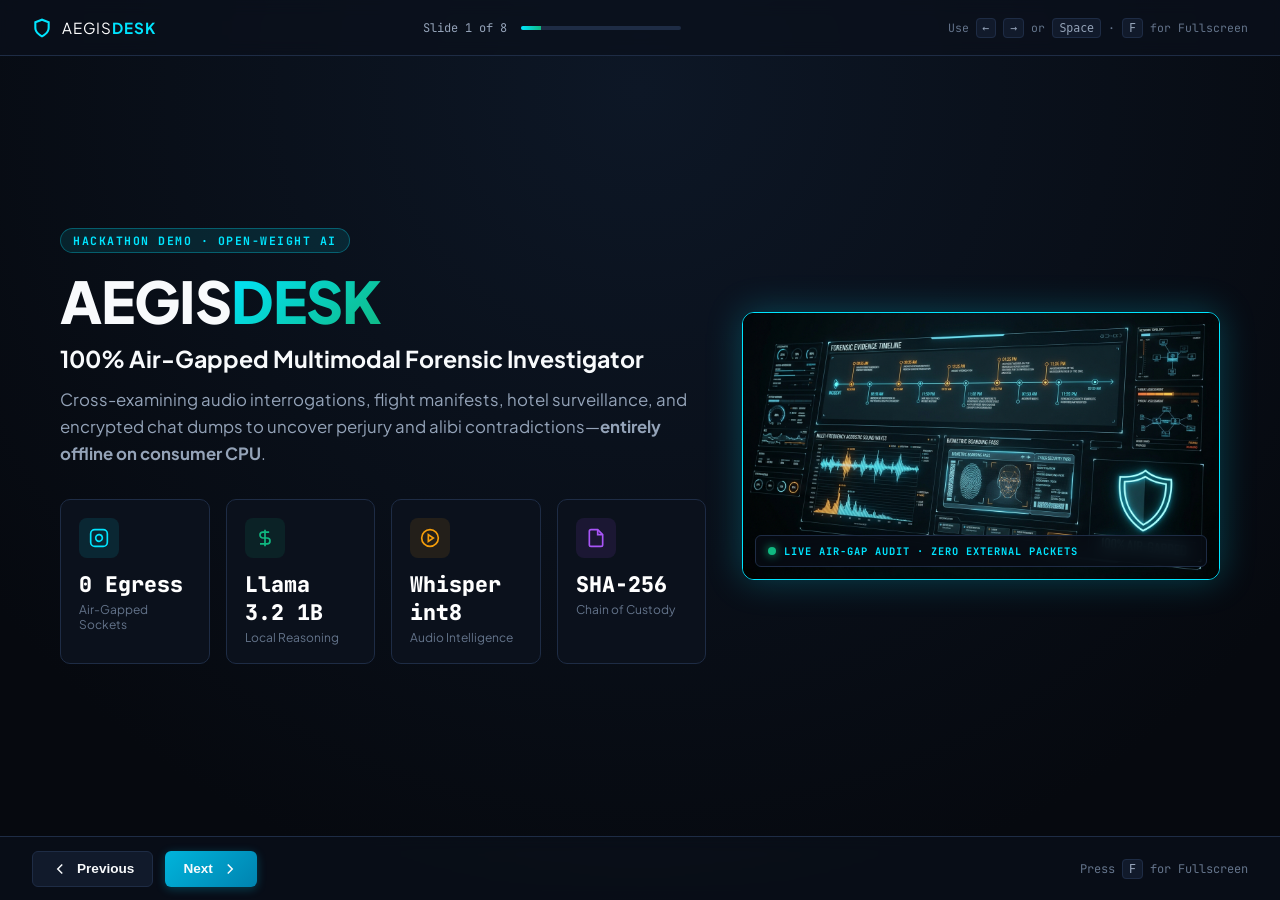
<file: presentation/slides.html>
<!DOCTYPE html>
<html lang="en">
<head>
  <meta charset="UTF-8">
  <meta name="viewport" content="width=device-width, initial-scale=1.0">
  <title>AegisDesk | Hackathon Presentation Deck</title>
  <link rel="stylesheet" href="slides.css">
  <link rel="preconnect" href="https://fonts.googleapis.com">
  <link rel="preconnect" href="https://fonts.gstatic.com" crossorigin>
  <link href="https://fonts.googleapis.com/css2?family=JetBrains+Mono:wght@400;500;700;800&family=Plus+Jakarta+Sans:wght@400;500;600;700;800;900&display=swap" rel="stylesheet">
</head>
<body>
  <!-- Presentation Wrapper -->
  <div class="deck-container">
    
    <!-- Top Presentation Header -->
    <header class="deck-header">
      <div class="deck-logo">
        <svg width="20" height="20" viewBox="0 0 24 24" fill="none" stroke="currentColor" stroke-width="2.5">
          <path d="M12 22s8-4 8-10V5l-8-3-8 3v7c0 6 8 10 8 10z"></path>
        </svg>
        <span>AEGIS<strong>DESK</strong></span>
      </div>
      <div class="deck-progress">
        <span id="slide-indicator">Slide 1 of 8</span>
        <div class="progress-bar-track">
          <div class="progress-bar-fill" id="progress-bar"></div>
        </div>
      </div>
      <div class="deck-controls-hint">
        <span>Use <kbd>←</kbd> <kbd>→</kbd> or <kbd>Space</kbd> · <kbd>F</kbd> for Fullscreen</span>
      </div>
    </header>

    <!-- Slide Canvas -->
    <main class="slide-canvas">
      
      <!-- SLIDE 1: Title & Hero -->
      <section class="slide active" id="slide-1">
        <div class="hero-split-layout">
          <div class="hero-text-col">
            <div class="slide-badge glow-cyan">HACKATHON DEMO · OPEN-WEIGHT AI</div>
            <h1 class="hero-title">
              AEGIS<span class="gradient-cyan">DESK</span>
            </h1>
            <p class="hero-tagline">
              100% Air-Gapped Multimodal Forensic Investigator
            </p>
            <p class="hero-desc">
              Cross-examining audio interrogations, flight manifests, hotel surveillance, and encrypted chat dumps to uncover perjury and alibi contradictions—<strong>entirely offline on consumer CPU</strong>.
            </p>

            <!-- Visual Hero Badges -->
            <div class="hero-stats-grid">
              <div class="stat-card">
                <div class="stat-icon-wrap cyan">
                  <svg width="20" height="20" viewBox="0 0 24 24" fill="none" stroke="currentColor" stroke-width="2">
                    <rect x="2" y="2" width="20" height="20" rx="5" ry="5"></rect>
                    <path d="M16 11.37A4 4 0 1 1 12.63 8 4 4 0 0 1 16 11.37z"></path>
                    <line x1="17.5" y1="6.5" x2="17.51" y2="6.5"></line>
                  </svg>
                </div>
                <div class="stat-value">0 Egress</div>
                <div class="stat-label">Air-Gapped Sockets</div>
              </div>

              <div class="stat-card">
                <div class="stat-icon-wrap emerald">
                  <svg width="20" height="20" viewBox="0 0 24 24" fill="none" stroke="currentColor" stroke-width="2">
                    <path d="M12 2v20M17 5H9.5a3.5 3.5 0 0 0 0 7h5a3.5 3.5 0 0 1 0 7H6"></path>
                  </svg>
                </div>
                <div class="stat-value">Llama 3.2 1B</div>
                <div class="stat-label">Local Reasoning</div>
              </div>

              <div class="stat-card">
                <div class="stat-icon-wrap amber">
                  <svg width="20" height="20" viewBox="0 0 24 24" fill="none" stroke="currentColor" stroke-width="2">
                    <circle cx="12" cy="12" r="10"></circle>
                    <polygon points="10 8 16 12 10 16 10 8"></polygon>
                  </svg>
                </div>
                <div class="stat-value">Whisper int8</div>
                <div class="stat-label">Audio Intelligence</div>
              </div>

              <div class="stat-card">
                <div class="stat-icon-wrap purple">
                  <svg width="20" height="20" viewBox="0 0 24 24" fill="none" stroke="currentColor" stroke-width="2">
                    <path d="M14 2H6a2 2 0 0 0-2 2v16a2 2 0 0 0 2 2h12a2 2 0 0 0 2-2V8z"></path>
                    <polyline points="14 2 14 8 20 8"></polyline>
                  </svg>
                </div>
                <div class="stat-value">SHA-256</div>
                <div class="stat-label">Chain of Custody</div>
              </div>
            </div>
          </div>

          <div class="hero-image-col">
            <div class="hero-image-frame">
              <img src="assets/hero_forensics.jpg" alt="AegisDesk Command HUD" class="hero-img">
              <div class="hero-image-tag">
                <span class="pulsing-dot"></span>
                <span>LIVE AIR-GAP AUDIT · ZERO EXTERNAL PACKETS</span>
              </div>
            </div>
          </div>
        </div>
      </section>

      <!-- SLIDE 2: The Core Problem -->
      <section class="slide" id="slide-2">
        <div class="slide-badge glow-rose">THE PROBLEM</div>
        <h2 class="slide-heading">The $Billion Confidentiality Paradox</h2>
        <p class="slide-subheading">
          Investigators have massive multimodal evidence, but <strong>cannot touch cloud LLMs</strong>.
        </p>

        <div class="comparison-grid">
          <!-- Cloud LLM Risk -->
          <div class="comparison-card risk-card">
            <div class="card-status-header">
              <span class="status-dot red"></span>
              <span>CLOUD-BASED PROPRIETARY LLMs (OpenAI, Anthropic, Cloud APIs)</span>
            </div>
            <ul class="comparison-list">
              <li>
                <strong>Privilege Waiver:</strong> Uploading confidential legal depositions waives attorney-client work-product privilege in court.
              </li>
              <li>
                <strong>Data Leakage & Subpoena Risk:</strong> Sensitive whistleblower audio and trade secrets stored on third-party cloud servers.
              </li>
              <li>
                <strong>Evidence Contamination:</strong> Cloud models are non-deterministic black boxes that fail court chain-of-custody standards.
              </li>
              <li>
                <strong>Connectivity Dependency:</strong> Defense rooms, submarines, and secure SCIFs have zero internet access.
              </li>
            </ul>
            <div class="card-footer-alert red-alert">
              RESULT: Legal and audit teams are locked out of AI assistance.
            </div>
          </div>

          <!-- AegisDesk Solution -->
          <div class="comparison-card solution-card">
            <div class="card-status-header">
              <span class="status-dot green"></span>
              <span>THE AEGISDESK REVOLUTION (100% AIR-GAPPED OPEN AI)</span>
            </div>
            <ul class="comparison-list">
              <li>
                <strong>Absolute Privilege:</strong> All data, audio, and reasoning stay on local memory; zero bytes egress the machine.
              </li>
              <li>
                <strong>Active Hardware Isolation:</strong> Process socket monitoring verifies zero network traffic during analysis.
              </li>
              <li>
                <strong>Verifiable Chain of Custody:</strong> Every document and audio file is cryptographically sealed with SHA-256 hashes.
              </li>
              <li>
                <strong>Consumer Hardware Native:</strong> Optimized CPU quantization runs on ordinary field laptops (2 cores, 16GB RAM).
              </li>
            </ul>
            <div class="card-footer-alert green-alert">
              RESULT: Court-admissible, zero-trust AI forensic power anywhere.
            </div>
          </div>
        </div>
      </section>

      <!-- SLIDE 3: System Architecture -->
      <section class="slide" id="slide-3">
        <div class="slide-badge glow-cyan">OPEN-SOURCE ARCHITECTURE</div>
        <h2 class="slide-heading">The 100% Offline Forensic Pipeline</h2>
        <p class="slide-subheading">
          Coordinating small open-weight language models and specialized extractors into a unified local stack.
        </p>

        <!-- Visual Architecture Diagram -->
        <div class="architecture-diagram">
          <div class="arch-layer">
            <div class="arch-box input-box">
              <div class="arch-box-title">MULTIMODAL EVIDENCE INGESTION</div>
              <div class="arch-box-content">
                <span class="chip">🎙️ Audio (.wav, .mp3)</span>
                <span class="chip">📄 Scanned PDFs</span>
                <span class="chip">💬 Mobile Cellebrite Dumps</span>
                <span class="chip">📹 CCTV & Sensor Logs</span>
              </div>
            </div>
          </div>

          <div class="arch-connector">
            <svg width="24" height="24" viewBox="0 0 24 24" fill="none" stroke="currentColor" stroke-width="2">
              <line x1="12" y1="5" x2="12" y2="19"></line>
              <polyline points="19 12 12 19 5 12"></polyline>
            </svg>
          </div>

          <div class="arch-layer grid-3">
            <div class="arch-box engine-box">
              <div class="engine-badge">SPEECH ENGINE</div>
              <div class="engine-name">faster-whisper</div>
              <div class="engine-desc">CTranslate2 int8 CPU Quantization. Granular sub-second timestamps.</div>
            </div>

            <div class="arch-box engine-box">
              <div class="engine-badge">DOCUMENT CORE</div>
              <div class="engine-name">pypdf & PyMuPDF</div>
              <div class="engine-desc">Zero-dependency local text, metadata, and structural extraction.</div>
            </div>

            <div class="arch-box engine-box">
              <div class="engine-badge">AIR-GAP AUDITOR</div>
              <div class="engine-name">psutil + SHA-256</div>
              <div class="engine-desc">Active socket descriptor scanning & forensic integrity verification.</div>
            </div>
          </div>

          <div class="arch-connector">
            <svg width="24" height="24" viewBox="0 0 24 24" fill="none" stroke="currentColor" stroke-width="2">
              <line x1="12" y1="5" x2="12" y2="19"></line>
              <polyline points="19 12 12 19 5 12"></polyline>
            </svg>
          </div>

          <div class="arch-layer">
            <div class="arch-box llm-box">
              <div class="llm-header">
                <span class="llm-title">LOCAL REASONING & CROSS-EXAMINATION ENGINE</span>
                <span class="llm-tag">Ollama + Llama 3.2 1B (or Qwen 2.5 3B)</span>
              </div>
              <div class="llm-features">
                <span>⚡ Strict JSON Schema Extraction</span>
                <span>⚖️ Contradiction & Perjury Scoring</span>
                <span>⏱️ Unified Chronology Synthesis</span>
                <span>🗺️ Entity Disambiguation</span>
              </div>
            </div>
          </div>

          <div class="arch-connector">
            <svg width="24" height="24" viewBox="0 0 24 24" fill="none" stroke="currentColor" stroke-width="2">
              <line x1="12" y1="5" x2="12" y2="19"></line>
              <polyline points="19 12 12 19 5 12"></polyline>
            </svg>
          </div>

          <div class="arch-layer grid-4">
            <div class="output-pill cyan">Contradiction Matrix</div>
            <div class="output-pill emerald">Master Timeline</div>
            <div class="output-pill purple">Entity Graph</div>
            <div class="output-pill amber">Court-Ready Dossier</div>
          </div>
        </div>
      </section>

      <!-- SLIDE 4: Case Study - Operation Nightfall -->
      <section class="slide" id="slide-4">
        <div class="slide-badge glow-amber">LIVE DEMO CASE</div>
        <h2 class="slide-heading">Case Study: "Operation Nightfall"</h2>
        <p class="slide-subheading">
          How AegisDesk disproves an ironclad perjury alibi by cross-referencing 4 conflicting sources.
        </p>

        <div class="case-grid">
          <!-- Evidence 1 -->
          <div class="case-card">
            <div class="case-card-header">
              <span class="case-type-badge audio">🎙️ AUDIO INTERVIEW</span>
              <span class="case-id">EV-001</span>
            </div>
            <div class="case-title">Marcus Vance Sworn Statement</div>
            <div class="case-quote">
              "I never left Chicago on October 14th. I was having dinner at Le Petit Bistro on Michigan Ave from 7:30 PM to 10:15 PM."
            </div>
            <div class="case-claim status-false">CLAIM: Physically in Chicago</div>
          </div>

          <!-- Evidence 2 -->
          <div class="case-card">
            <div class="case-card-header">
              <span class="case-type-badge doc">✈️ FLIGHT MANIFEST</span>
              <span class="case-id">EV-002</span>
            </div>
            <div class="case-title">American Airlines AA-492 Manifest</div>
            <div class="case-quote">
              "Boarded ORD Gate K12 at 4:02 PM. Landed Dallas Fort Worth (DFW) at 6:51 PM. Passenger: Vance, Marcus (Seat 04B)."
            </div>
            <div class="case-claim status-true">FACT: Landed in Dallas at 6:51 PM</div>
          </div>

          <!-- Evidence 3 -->
          <div class="case-card">
            <div class="case-card-header">
              <span class="case-type-badge log">📹 HOTEL ACCESS LOG</span>
              <span class="case-id">EV-003</span>
            </div>
            <div class="case-title">Dallas Grand Hotel CCTV & Keycard</div>
            <div class="case-quote">
              "20:04 CST: Keycard issued to Marcus Vance. 20:12 CST: Camera 4 captures subject entering Room 402 with dark duffel bag."
            </div>
            <div class="case-claim status-true">FACT: In Dallas Hotel at 8:12 PM</div>
          </div>

          <!-- Evidence 4 -->
          <div class="case-card">
            <div class="case-card-header">
              <span class="case-type-badge chat">💬 ENCRYPTED CHAT</span>
              <span class="case-id">EV-004</span>
            </div>
            <div class="case-title">Cellebrite Signal Extraction</div>
            <div class="case-quote">
              "[20:45 CST] Marcus: 'Package secured in Dallas room 402. Don't call this burner again.' Contact: '$250k escrow sent.'"
            </div>
            <div class="case-claim status-true">FACT: Confirms package drop in Dallas</div>
          </div>
        </div>

        <div class="case-bottom-banner">
          <span class="banner-alert-tag">⚡ MODEL INFERENCE DISCOVERY</span>
          <span>AegisDesk detects <strong>Irreconcilable Alibi Contradiction</strong>: Suspect claims Chicago presence at 8:00 PM while DFW flight, Dallas CCTV, and burner text place him 900 miles away.</span>
        </div>
      </section>

      <!-- SLIDE 5: The Contradiction Matrix UI -->
      <section class="slide" id="slide-5">
        <div class="slide-badge glow-rose">CORE CAPABILITY</div>
        <h2 class="slide-heading">The Automated Contradiction Matrix</h2>
        <p class="slide-subheading">
          Precision quote comparison with forensic reasoning and severity scoring.
        </p>

        <!-- Mockup of the Contradiction Card -->
        <div class="ui-mockup-frame">
          <div class="mockup-header">
            <div class="mockup-dots">
              <span></span><span></span><span></span>
            </div>
            <div class="mockup-title">AEGISDESK INTELLIGENCE CONSOLE — [CONTRADICTION MATRIX VIEW]</div>
          </div>

          <div class="mockup-body">
            <div class="mockup-card">
              <div class="mockup-card-top">
                <div class="mockup-card-title">
                  <svg width="18" height="18" viewBox="0 0 24 24" fill="none" stroke="#f43f5e" stroke-width="2.5">
                    <path d="M10.29 3.86L1.82 18a2 2 0 0 0 1.71 3h16.94a2 2 0 0 0 1.71-3L13.71 3.86a2 2 0 0 0-3.42 0z"></path>
                    <line x1="12" y1="9" x2="12" y2="13"></line>
                    <line x1="12" y1="17" x2="12.01" y2="17"></line>
                  </svg>
                  Direct Geographical Alibi Conflict (Chicago vs. Dallas)
                </div>
                <div class="mockup-badge">HIGH SEVERITY · LOCATION & TIMELINE</div>
              </div>

              <div class="mockup-split-quotes">
                <div class="mockup-quote-box">
                  <div class="quote-header">[SOURCE A: audio_interrogation_vance.wav]</div>
                  <div class="quote-content">
                    "On October 14th, I never left Chicago. I was having dinner at Le Petit Bistro on Michigan Avenue from 7:30 PM until nearly 10:15 PM."
                  </div>
                </div>

                <div class="mockup-quote-box">
                  <div class="quote-header">[SOURCE B: flight_manifest_aa492.pdf]</div>
                  <div class="quote-content">
                    "ARRIVAL: Dallas Fort Worth (DFW) - Scheduled: 6:45 PM (Actual: 6:51 PM). PASSENGER: VANCE, MARCUS, SEAT: 04B (First Class)."
                  </div>
                </div>
              </div>

              <div class="mockup-reasoning-box">
                <span class="reasoning-label">FORENSIC REASONING:</span>
                A subject cannot physically be dining in Chicago and deplaning in Dallas simultaneously. The AA-492 gate biometric scan (4:02 PM) and DFW arrival scan (6:51 PM) definitively refute the testimonial alibi, establishing probable cause for perjury.
              </div>
            </div>
          </div>
        </div>
      </section>

      <!-- SLIDE 6: Reconstructed Master Timeline -->
      <section class="slide" id="slide-6">
        <div class="slide-badge glow-cyan">TEMPORAL CORRELATION</div>
        <h2 class="slide-heading">Reconstructed Master Timeline</h2>
        <p class="slide-subheading">
          Harmonizing scattered, heterogeneous timestamps into an unbroken sequence of facts.
        </p>

        <!-- Timeline Graphic -->
        <div class="timeline-visual">
          <div class="t-node">
            <div class="t-time">15:45 CST</div>
            <div class="t-circle cyan-circle"></div>
            <div class="t-card">
              <div class="t-card-src">signal_extraction.txt</div>
              <div class="t-card-event">Marcus texts: "Heading to ORD now. Meeting courier tonight in Dallas."</div>
            </div>
          </div>

          <div class="t-node">
            <div class="t-time">16:02 CST</div>
            <div class="t-circle cyan-circle"></div>
            <div class="t-card">
              <div class="t-card-src">flight_manifest_aa492.pdf</div>
              <div class="t-card-event">Biometric boarding gate scan verified at Chicago O'Hare Gate K12.</div>
            </div>
          </div>

          <div class="t-node">
            <div class="t-time">18:51 CST</div>
            <div class="t-circle cyan-circle"></div>
            <div class="t-card">
              <div class="t-card-src">flight_manifest_aa492.pdf</div>
              <div class="t-card-event">Flight AA-492 touches down at Dallas Fort Worth (DFW).</div>
            </div>
          </div>

          <div class="t-node conflict-node">
            <div class="t-time">19:30 CST</div>
            <div class="t-circle red-circle"></div>
            <div class="t-card conflict-card">
              <div class="t-card-src alert">audio_interrogation.wav [PERJURY ALIBI]</div>
              <div class="t-card-event">Marcus claims to begin dinner at Le Petit Bistro in Chicago. (REFUTED)</div>
            </div>
          </div>

          <div class="t-node">
            <div class="t-time">20:12 CST</div>
            <div class="t-circle cyan-circle"></div>
            <div class="t-card">
              <div class="t-card-src">dallas_hotel_surveillance.txt</div>
              <div class="t-card-event">CCTV Camera 4 captures Marcus entering Dallas Hotel Room 402 with duffel.</div>
            </div>
          </div>

          <div class="t-node">
            <div class="t-time">20:45 CST</div>
            <div class="t-circle cyan-circle"></div>
            <div class="t-card">
              <div class="t-card-src">signal_extraction.txt</div>
              <div class="t-card-event">Marcus texts contact: "Package secured in room 402." $250k escrow triggered.</div>
            </div>
          </div>
        </div>
      </section>

      <!-- SLIDE 7: Performance & Hardware Benchmarks -->
      <section class="slide" id="slide-7">
        <div class="slide-badge glow-emerald">EFFICIENCY & BENCHMARKS</div>
        <h2 class="slide-heading">Edge Performance on Consumer Hardware</h2>
        <p class="slide-subheading">
          Proving that sophisticated multimodal AI does <strong>not</strong> require enterprise data centers.
        </p>

        <div class="benchmarks-grid">
          <div class="bench-card">
            <div class="bench-num">2 Cores</div>
            <div class="bench-title">Minimum Hardware</div>
            <div class="bench-desc">Runs entirely on a standard Intel Core i7-7600U dual-core CPU with 16 GB RAM and no discrete GPU.</div>
          </div>

          <div class="bench-card">
            <div class="bench-num">1.3 GB</div>
            <div class="bench-title">Model Footprint</div>
            <div class="bench-desc">Llama 3.2 1B quantized weights fit comfortably in low-power RAM with sub-second token latency.</div>
          </div>

          <div class="bench-card">
            <div class="bench-num">0 ms</div>
            <div class="bench-title">Network Latency</div>
            <div class="bench-desc">100% on-device execution eliminates network round-trips, rate limits, and API subscription bills.</div>
          </div>

          <div class="bench-card">
            <div class="bench-num">&lt; 1 ms</div>
            <div class="bench-title">Cryptographic Seal</div>
            <div class="bench-desc">Instantaneous SHA-256 fingerprinting ensures evidence cannot be modified without detection.</div>
          </div>
        </div>

        <div class="quote-banner">
          "AegisDesk proves that open-weight small language models (SLMs) can outperform generic cloud models on specialized domain tasks like legal contradiction discovery—with absolute privacy."
        </div>
      </section>

      <!-- SLIDE 8: Vision & Hackathon Conclusion -->
      <section class="slide" id="slide-8">
        <div class="slide-badge glow-cyan">LOOKING FORWARD</div>
        <h2 class="slide-heading">The Future of Sovereign Legal AI</h2>
        <p class="slide-subheading">
          Democratizing elite investigative intelligence for every defender, journalist, and auditor.
        </p>

        <div class="future-grid">
          <div class="future-card">
            <div class="future-icon">📱</div>
            <div class="future-title">Single-Binary Electron App</div>
            <div class="future-desc">Package Ollama, Whisper, and the frontend into an offline desktop installer for Windows, macOS, and Linux.</div>
          </div>

          <div class="future-card">
            <div class="future-icon">👁️</div>
            <div class="future-title">On-Device OCR & Vision</div>
            <div class="future-desc">Integrate SmolVLM or PaliGemma 2 to decipher blurry handwritten notes, bank checks, and security badges.</div>
          </div>

          <div class="future-card">
            <div class="future-icon">📚</div>
            <div class="future-title">Offline Vector RAG</div>
            <div class="future-desc">Scale to 500,000+ page investigative archives using local SQLite vector indexes and quantized embedding models.</div>
          </div>
        </div>

        <div class="closing-callout">
          <div class="closing-brand">AEGIS<span>DESK</span></div>
          <div class="closing-pitch">Open-Weight AI · Zero Cloud Egress · Verified Chain of Custody</div>
        </div>
      </section>

    </main>

    <!-- Bottom Navigation Bar -->
    <footer class="deck-footer">
      <div class="deck-nav-buttons">
        <button id="btn-prev" class="nav-btn">
          <svg width="18" height="18" viewBox="0 0 24 24" fill="none" stroke="currentColor" stroke-width="2">
            <polyline points="15 18 9 12 15 6"></polyline>
          </svg>
          Previous
        </button>
        <button id="btn-next" class="nav-btn primary">
          Next
          <svg width="18" height="18" viewBox="0 0 24 24" fill="none" stroke="currentColor" stroke-width="2">
            <polyline points="9 18 15 12 9 6"></polyline>
          </svg>
        </button>
      </div>

      <div class="deck-shortcuts">
        <span>Press <kbd>F</kbd> for Fullscreen</span>
      </div>
    </footer>

  </div>

  <script src="slides.js"></script>
</body>
</html>
</file>
<file: presentation/slides.css>
:root {
  --bg-dark: #06090f;
  --bg-surface: #0b111c;
  --bg-card: #111a2b;
  --border-subtle: #1e2c45;
  --border-glow: rgba(0, 229, 255, 0.4);
  --text-primary: #f8fafc;
  --text-muted: #94a3b8;
  --text-dim: #64748b;
  --accent-cyan: #00e5ff;
  --accent-emerald: #10b981;
  --accent-rose: #f43f5e;
  --accent-amber: #f59e0b;
  --accent-purple: #a855f7;
  --font-sans: 'Plus Jakarta Sans', system-ui, sans-serif;
  --font-mono: 'JetBrains Mono', monospace;
}

* {
  box-sizing: border-box;
  margin: 0;
  padding: 0;
}

body {
  background-color: var(--bg-dark);
  color: var(--text-primary);
  font-family: var(--font-sans);
  height: 100vh;
  overflow: hidden;
  display: flex;
  justify-content: center;
  align-items: center;
}

/* Deck Container (16:9 Presentation Frame) */
.deck-container {
  width: 100vw;
  height: 100vh;
  display: flex;
  flex-direction: column;
  position: relative;
  background: radial-gradient(circle at 50% 10%, #0d1726 0%, #06090f 80%);
}

/* Header */
.deck-header {
  height: 56px;
  border-bottom: 1px solid var(--border-subtle);
  display: flex;
  align-items: center;
  justify-content: space-between;
  padding: 0 32px;
  background: rgba(11, 17, 28, 0.7);
  backdrop-filter: blur(8px);
  z-index: 10;
}

.deck-logo {
  display: flex;
  align-items: center;
  gap: 10px;
  font-size: 0.95rem;
  letter-spacing: 1px;
  color: #fff;
}

.deck-logo svg {
  color: var(--accent-cyan);
}

.deck-logo strong {
  color: var(--accent-cyan);
}

.deck-progress {
  display: flex;
  align-items: center;
  gap: 14px;
}

#slide-indicator {
  font-family: var(--font-mono);
  font-size: 0.75rem;
  color: var(--text-muted);
}

.progress-bar-track {
  width: 160px;
  height: 4px;
  background: var(--border-subtle);
  border-radius: 2px;
  overflow: hidden;
}

.progress-bar-fill {
  height: 100%;
  width: 12.5%;
  background: linear-gradient(90deg, var(--accent-cyan), var(--accent-emerald));
  transition: width 0.3s ease;
}

.deck-controls-hint {
  font-size: 0.72rem;
  color: var(--text-dim);
  font-family: var(--font-mono);
}

kbd {
  background: var(--bg-card);
  border: 1px solid var(--border-subtle);
  padding: 2px 6px;
  border-radius: 4px;
  color: var(--text-muted);
}

/* Slide Canvas */
.slide-canvas {
  flex: 1;
  position: relative;
  overflow: hidden;
  display: flex;
  justify-content: center;
  align-items: center;
  padding: 24px 60px;
}

/* Individual Slides */
.slide {
  position: absolute;
  inset: 24px 60px;
  display: flex;
  flex-direction: column;
  justify-content: center;
  opacity: 0;
  pointer-events: none;
  transform: translateY(16px);
  transition: all 0.35s cubic-bezier(0.16, 1, 0.3, 1);
}

.slide.active {
  opacity: 1;
  pointer-events: auto;
  transform: translateY(0);
}

/* Slide Typography & Badges */
.slide-badge {
  display: inline-flex;
  align-self: flex-start;
  padding: 4px 12px;
  border-radius: 20px;
  font-size: 0.72rem;
  font-weight: 700;
  font-family: var(--font-mono);
  letter-spacing: 1.5px;
  margin-bottom: 16px;
}

.glow-cyan {
  background: rgba(0, 229, 255, 0.1);
  color: var(--accent-cyan);
  border: 1px solid rgba(0, 229, 255, 0.3);
}

.glow-rose {
  background: rgba(244, 63, 94, 0.1);
  color: var(--accent-rose);
  border: 1px solid rgba(244, 63, 94, 0.3);
}

.glow-amber {
  background: rgba(245, 158, 11, 0.1);
  color: var(--accent-amber);
  border: 1px solid rgba(245, 158, 11, 0.3);
}

.glow-emerald {
  background: rgba(16, 185, 129, 0.1);
  color: var(--accent-emerald);
  border: 1px solid rgba(16, 185, 129, 0.3);
}

.hero-title {
  font-size: 3.6rem;
  font-weight: 900;
  letter-spacing: -1px;
  line-height: 1.1;
  margin-bottom: 12px;
}

.gradient-cyan {
  background: linear-gradient(135deg, #00e5ff, #10b981);
  -webkit-background-clip: text;
  -webkit-text-fill-color: transparent;
}

.hero-tagline {
  font-size: 1.45rem;
  font-weight: 700;
  color: var(--text-primary);
  margin-bottom: 14px;
}

.hero-desc {
  font-size: 1.05rem;
  color: var(--text-muted);
  max-width: 820px;
  line-height: 1.6;
  margin-bottom: 32px;
}

.slide-heading {
  font-size: 2.2rem;
  font-weight: 800;
  letter-spacing: -0.5px;
  color: #fff;
  margin-bottom: 8px;
}

.slide-subheading {
  font-size: 1rem;
  color: var(--text-muted);
  margin-bottom: 24px;
}

/* Hero Stats Grid (Slide 1) */
.hero-stats-grid {
  display: grid;
  grid-template-columns: repeat(4, 1fr);
  gap: 16px;
  max-width: 950px;
}

.stat-card {
  background: var(--bg-surface);
  border: 1px solid var(--border-subtle);
  border-radius: 10px;
  padding: 18px;
  transition: transform 0.2s ease, border-color 0.2s ease;
}

.stat-card:hover {
  transform: translateY(-3px);
  border-color: var(--accent-cyan);
}

.stat-icon-wrap {
  width: 40px;
  height: 40px;
  border-radius: 8px;
  display: flex;
  align-items: center;
  justify-content: center;
  margin-bottom: 12px;
}

.stat-icon-wrap.cyan { background: rgba(0, 229, 255, 0.1); color: var(--accent-cyan); }
.stat-icon-wrap.emerald { background: rgba(16, 185, 129, 0.1); color: var(--accent-emerald); }
.stat-icon-wrap.amber { background: rgba(245, 158, 11, 0.1); color: var(--accent-amber); }
.stat-icon-wrap.purple { background: rgba(168, 85, 247, 0.1); color: var(--accent-purple); }

.stat-value {
  font-size: 1.35rem;
  font-weight: 800;
  color: #fff;
  font-family: var(--font-mono);
  margin-bottom: 4px;
}

.stat-label {
  font-size: 0.75rem;
  color: var(--text-dim);
}

/* Comparison Grid (Slide 2) */
.comparison-grid {
  display: grid;
  grid-template-columns: 1fr 1fr;
  gap: 24px;
}

.comparison-card {
  background: var(--bg-surface);
  border-radius: 10px;
  padding: 24px;
  display: flex;
  flex-direction: column;
}

.risk-card {
  border: 1px solid rgba(244, 63, 94, 0.3);
}

.solution-card {
  border: 1px solid rgba(16, 185, 129, 0.4);
  background: linear-gradient(180deg, rgba(16, 185, 129, 0.05) 0%, rgba(11, 17, 28, 0.95) 100%);
}

.card-status-header {
  display: flex;
  align-items: center;
  gap: 10px;
  font-size: 0.78rem;
  font-weight: 800;
  letter-spacing: 1px;
  font-family: var(--font-mono);
  margin-bottom: 18px;
  padding-bottom: 12px;
  border-bottom: 1px solid var(--border-subtle);
}

.status-dot {
  width: 10px;
  height: 10px;
  border-radius: 50%;
}

.status-dot.red { background: var(--accent-rose); box-shadow: 0 0 10px var(--accent-rose); }
.status-dot.green { background: var(--accent-emerald); box-shadow: 0 0 10px var(--accent-emerald); }

.comparison-list {
  list-style: none;
  display: flex;
  flex-direction: column;
  gap: 14px;
  font-size: 0.88rem;
  color: var(--text-muted);
  line-height: 1.5;
  flex: 1;
}

.comparison-list strong {
  color: #fff;
}

.card-footer-alert {
  margin-top: 18px;
  padding: 10px 14px;
  border-radius: 6px;
  font-size: 0.78rem;
  font-family: var(--font-mono);
  font-weight: 700;
}

.red-alert { background: rgba(244, 63, 94, 0.15); color: #fca5a5; }
.green-alert { background: rgba(16, 185, 129, 0.15); color: #6ee7b7; }

/* Architecture Diagram (Slide 3) */
.architecture-diagram {
  display: flex;
  flex-direction: column;
  align-items: center;
  gap: 10px;
  width: 100%;
}

.arch-layer {
  width: 100%;
  display: flex;
  justify-content: center;
}

.arch-layer.grid-3 {
  display: grid;
  grid-template-columns: repeat(3, 1fr);
  gap: 16px;
}

.arch-layer.grid-4 {
  display: grid;
  grid-template-columns: repeat(4, 1fr);
  gap: 14px;
}

.arch-connector svg {
  color: var(--accent-cyan);
  opacity: 0.7;
}

.arch-box {
  background: var(--bg-surface);
  border: 1px solid var(--border-subtle);
  border-radius: 8px;
  padding: 14px 18px;
}

.input-box {
  width: 100%;
  text-align: center;
  background: rgba(17, 26, 43, 0.8);
}

.arch-box-title {
  font-size: 0.75rem;
  font-weight: 800;
  letter-spacing: 1.5px;
  color: var(--accent-cyan);
  font-family: var(--font-mono);
  margin-bottom: 8px;
}

.arch-box-content {
  display: flex;
  justify-content: center;
  gap: 12px;
}

.chip {
  background: var(--bg-card);
  padding: 4px 10px;
  border-radius: 4px;
  font-size: 0.75rem;
  border: 1px solid var(--border-subtle);
}

.engine-box {
  border-left: 3px solid var(--accent-cyan);
}

.engine-badge {
  font-size: 0.65rem;
  font-family: var(--font-mono);
  color: var(--accent-cyan);
  font-weight: 700;
  margin-bottom: 4px;
}

.engine-name {
  font-size: 0.95rem;
  font-weight: 800;
  color: #fff;
  margin-bottom: 4px;
}

.engine-desc {
  font-size: 0.75rem;
  color: var(--text-dim);
  line-height: 1.4;
}

.llm-box {
  width: 100%;
  border: 1px solid var(--accent-cyan);
  background: linear-gradient(135deg, rgba(0, 229, 255, 0.05), rgba(16, 185, 129, 0.05));
}

.llm-header {
  display: flex;
  justify-content: space-between;
  align-items: center;
  margin-bottom: 10px;
}

.llm-title {
  font-size: 0.85rem;
  font-weight: 800;
  color: #fff;
  letter-spacing: 1px;
}

.llm-tag {
  background: var(--accent-cyan);
  color: #000;
  font-size: 0.7rem;
  font-weight: 700;
  padding: 2px 8px;
  border-radius: 4px;
  font-family: var(--font-mono);
}

.llm-features {
  display: flex;
  gap: 16px;
  font-size: 0.78rem;
  color: var(--text-muted);
}

.output-pill {
  padding: 10px;
  border-radius: 6px;
  text-align: center;
  font-size: 0.8rem;
  font-weight: 700;
  font-family: var(--font-mono);
}

.output-pill.cyan { background: rgba(0, 229, 255, 0.15); color: var(--accent-cyan); border: 1px solid rgba(0, 229, 255, 0.3); }
.output-pill.emerald { background: rgba(16, 185, 129, 0.15); color: var(--accent-emerald); border: 1px solid rgba(16, 185, 129, 0.3); }
.output-pill.purple { background: rgba(168, 85, 247, 0.15); color: var(--accent-purple); border: 1px solid rgba(168, 85, 247, 0.3); }
.output-pill.amber { background: rgba(245, 158, 11, 0.15); color: var(--accent-amber); border: 1px solid rgba(245, 158, 11, 0.3); }

/* Case Study Grid (Slide 4) */
.case-grid {
  display: grid;
  grid-template-columns: repeat(4, 1fr);
  gap: 16px;
  margin-bottom: 18px;
}

.case-card {
  background: var(--bg-surface);
  border: 1px solid var(--border-subtle);
  border-radius: 8px;
  padding: 16px;
  display: flex;
  flex-direction: column;
}

.case-card-header {
  display: flex;
  justify-content: space-between;
  align-items: center;
  margin-bottom: 10px;
}

.case-type-badge {
  font-size: 0.65rem;
  font-family: var(--font-mono);
  font-weight: 700;
  padding: 2px 6px;
  border-radius: 4px;
}

.case-type-badge.audio { background: rgba(168, 85, 247, 0.2); color: #d8b4fe; }
.case-type-badge.doc { background: rgba(0, 229, 255, 0.2); color: #7dd3fc; }
.case-type-badge.log { background: rgba(245, 158, 11, 0.2); color: #fde68a; }
.case-type-badge.chat { background: rgba(16, 185, 129, 0.2); color: #86efac; }

.case-id {
  font-size: 0.7rem;
  font-family: var(--font-mono);
  color: var(--text-dim);
}

.case-title {
  font-size: 0.88rem;
  font-weight: 800;
  color: #fff;
  margin-bottom: 8px;
}

.case-quote {
  font-size: 0.78rem;
  color: var(--text-muted);
  font-style: italic;
  font-family: var(--font-mono);
  line-height: 1.4;
  margin-bottom: 12px;
  flex: 1;
}

.case-claim {
  font-size: 0.72rem;
  font-family: var(--font-mono);
  font-weight: 700;
  padding: 4px 8px;
  border-radius: 4px;
}

.status-false { background: rgba(244, 63, 94, 0.2); color: #fca5a5; }
.status-true { background: rgba(16, 185, 129, 0.2); color: #86efac; }

.case-bottom-banner {
  background: rgba(244, 63, 94, 0.1);
  border: 1px solid rgba(244, 63, 94, 0.4);
  border-radius: 8px;
  padding: 12px 18px;
  display: flex;
  align-items: center;
  gap: 14px;
  font-size: 0.88rem;
  color: #fff;
}

.banner-alert-tag {
  background: var(--accent-rose);
  color: #fff;
  font-size: 0.68rem;
  font-weight: 800;
  font-family: var(--font-mono);
  padding: 3px 8px;
  border-radius: 4px;
  white-space: nowrap;
}

/* UI Mockup Frame (Slide 5) */
.ui-mockup-frame {
  background: var(--bg-surface);
  border: 1px solid var(--border-subtle);
  border-radius: 10px;
  overflow: hidden;
  box-shadow: 0 10px 30px rgba(0, 0, 0, 0.5);
}

.mockup-header {
  background: #090e17;
  padding: 10px 16px;
  display: flex;
  align-items: center;
  gap: 14px;
  border-bottom: 1px solid var(--border-subtle);
}

.mockup-dots {
  display: flex;
  gap: 6px;
}

.mockup-dots span {
  width: 10px;
  height: 10px;
  border-radius: 50%;
  background: #27354a;
}

.mockup-title {
  font-size: 0.72rem;
  font-family: var(--font-mono);
  color: var(--text-dim);
}

.mockup-body {
  padding: 24px;
}

.mockup-card {
  background: var(--bg-card);
  border: 1px solid rgba(244, 63, 94, 0.3);
  border-radius: 8px;
  padding: 20px;
}

.mockup-card-top {
  display: flex;
  justify-content: space-between;
  align-items: center;
  margin-bottom: 16px;
}

.mockup-card-title {
  display: flex;
  align-items: center;
  gap: 10px;
  font-size: 1.05rem;
  font-weight: 800;
  color: #fff;
}

.mockup-badge {
  background: var(--accent-rose);
  color: #fff;
  font-size: 0.7rem;
  font-weight: 700;
  padding: 3px 8px;
  border-radius: 4px;
  font-family: var(--font-mono);
}

.mockup-split-quotes {
  display: grid;
  grid-template-columns: 1fr 1fr;
  gap: 16px;
  margin-bottom: 16px;
}

.mockup-quote-box {
  background: #090e17;
  border: 1px solid var(--border-subtle);
  border-radius: 6px;
  padding: 14px;
}

.quote-header {
  font-size: 0.7rem;
  font-family: var(--font-mono);
  color: var(--accent-cyan);
  margin-bottom: 8px;
}

.quote-content {
  font-size: 0.82rem;
  color: #e2e8f0;
  font-family: var(--font-mono);
  line-height: 1.5;
  font-style: italic;
}

.mockup-reasoning-box {
  background: rgba(16, 185, 129, 0.08);
  border-left: 3px solid var(--accent-emerald);
  padding: 12px 16px;
  border-radius: 4px;
  font-size: 0.85rem;
  color: var(--text-muted);
  line-height: 1.5;
}

.reasoning-label {
  color: var(--accent-emerald);
  font-weight: 800;
  font-family: var(--font-mono);
  margin-right: 6px;
}

/* Timeline Visual (Slide 6) */
.timeline-visual {
  display: flex;
  justify-content: space-between;
  position: relative;
  margin-top: 40px;
}

.timeline-visual::before {
  content: '';
  position: absolute;
  top: 36px;
  left: 30px;
  right: 30px;
  height: 2px;
  background: var(--border-subtle);
  z-index: 1;
}

.t-node {
  display: flex;
  flex-direction: column;
  align-items: center;
  position: relative;
  z-index: 2;
  width: 15%;
}

.t-time {
  font-family: var(--font-mono);
  font-size: 0.72rem;
  font-weight: 700;
  color: var(--accent-cyan);
  margin-bottom: 8px;
}

.t-circle {
  width: 18px;
  height: 18px;
  border-radius: 50%;
  background: var(--bg-dark);
  border: 3px solid var(--accent-cyan);
  margin-bottom: 12px;
}

.t-circle.red-circle {
  border-color: var(--accent-rose);
  box-shadow: 0 0 10px var(--accent-rose);
}

.t-card {
  background: var(--bg-surface);
  border: 1px solid var(--border-subtle);
  border-radius: 6px;
  padding: 10px;
  font-size: 0.72rem;
  text-align: center;
  width: 100%;
}

.t-card.conflict-card {
  border-color: var(--accent-rose);
  background: rgba(244, 63, 94, 0.08);
}

.t-card-src {
  font-family: var(--font-mono);
  font-size: 0.62rem;
  color: var(--text-dim);
  margin-bottom: 4px;
}

.t-card-src.alert {
  color: var(--accent-rose);
  font-weight: 700;
}

.t-card-event {
  color: #fff;
  line-height: 1.3;
}

/* Benchmarks Grid (Slide 7) */
.benchmarks-grid {
  display: grid;
  grid-template-columns: repeat(4, 1fr);
  gap: 16px;
  margin-bottom: 24px;
}

.bench-card {
  background: var(--bg-surface);
  border: 1px solid var(--border-subtle);
  border-radius: 8px;
  padding: 24px 20px;
  text-align: center;
}

.bench-num {
  font-size: 2.2rem;
  font-weight: 900;
  color: var(--accent-cyan);
  font-family: var(--font-mono);
  margin-bottom: 6px;
}

.bench-title {
  font-size: 0.9rem;
  font-weight: 800;
  color: #fff;
  margin-bottom: 8px;
}

.bench-desc {
  font-size: 0.75rem;
  color: var(--text-muted);
  line-height: 1.4;
}

.quote-banner {
  background: linear-gradient(135deg, rgba(0, 229, 255, 0.08), rgba(16, 185, 129, 0.08));
  border: 1px solid rgba(0, 229, 255, 0.3);
  border-radius: 8px;
  padding: 18px 24px;
  font-size: 0.95rem;
  font-style: italic;
  color: #e2e8f0;
  text-align: center;
  line-height: 1.6;
}

/* Future Grid (Slide 8) */
.future-grid {
  display: grid;
  grid-template-columns: repeat(3, 1fr);
  gap: 20px;
  margin-bottom: 30px;
}

.future-card {
  background: var(--bg-surface);
  border: 1px solid var(--border-subtle);
  border-radius: 8px;
  padding: 24px;
}

.future-icon {
  font-size: 1.8rem;
  margin-bottom: 12px;
}

.future-title {
  font-size: 1.05rem;
  font-weight: 800;
  color: #fff;
  margin-bottom: 8px;
}

.future-desc {
  font-size: 0.82rem;
  color: var(--text-muted);
  line-height: 1.5;
}

.closing-callout {
  text-align: center;
  padding: 20px;
}

.closing-brand {
  font-size: 2.4rem;
  font-weight: 900;
  letter-spacing: 2px;
  color: #fff;
}

.closing-brand span {
  color: var(--accent-cyan);
}

.closing-pitch {
  font-family: var(--font-mono);
  font-size: 0.85rem;
  letter-spacing: 2px;
  color: var(--text-muted);
  margin-top: 6px;
}

/* Footer Controls */
.deck-footer {
  height: 64px;
  border-top: 1px solid var(--border-subtle);
  display: flex;
  align-items: center;
  justify-content: space-between;
  padding: 0 32px;
  background: rgba(11, 17, 28, 0.7);
  backdrop-filter: blur(8px);
}

.deck-nav-buttons {
  display: flex;
  gap: 12px;
}

.nav-btn {
  display: inline-flex;
  align-items: center;
  gap: 8px;
  padding: 8px 18px;
  border-radius: 6px;
  font-size: 0.85rem;
  font-weight: 700;
  cursor: pointer;
  border: 1px solid var(--border-subtle);
  background: var(--bg-card);
  color: var(--text-primary);
  transition: all 0.2s ease;
}

.nav-btn:hover {
  background: #1c2b45;
  color: #fff;
}

.nav-btn.primary {
  background: linear-gradient(135deg, #00b4db, #0083b0);
  border: none;
  box-shadow: 0 2px 10px rgba(0, 180, 219, 0.3);
}

.nav-btn.primary:hover {
  filter: brightness(1.15);
}

.deck-shortcuts {
  font-size: 0.75rem;
  color: var(--text-dim);
  font-family: var(--font-mono);
}

/* Print Styles */
@media print {
  body {
    overflow: visible;
  }
  .deck-header, .deck-footer {
    display: none;
  }
  .slide-canvas {
    padding: 0;
  }
  .slide {
    position: relative;
    inset: auto;
    page-break-after: always;
    opacity: 1 !important;
    transform: none !important;
    margin-bottom: 40px;
  }
}
/* Hero Split Layout (Slide 1) */
.hero-split-layout {
  display: grid;
  grid-template-columns: 1.15fr 0.85fr;
  gap: 36px;
  align-items: center;
  height: 100%;
}

.hero-text-col {
  display: flex;
  flex-direction: column;
  justify-content: center;
}

.hero-image-col {
  display: flex;
  justify-content: center;
  align-items: center;
}

.hero-image-frame {
  position: relative;
  border-radius: 12px;
  overflow: hidden;
  border: 1px solid var(--accent-cyan);
  box-shadow: 0 0 35px rgba(0, 229, 255, 0.25);
  background: var(--bg-surface);
  max-width: 480px;
}

.hero-img {
  width: 100%;
  height: auto;
  display: block;
  object-fit: cover;
  transition: transform 0.4s ease;
}

.hero-img:hover {
  transform: scale(1.02);
}

.hero-image-tag {
  position: absolute;
  bottom: 12px;
  left: 12px;
  right: 12px;
  background: rgba(8, 12, 20, 0.85);
  backdrop-filter: blur(8px);
  border: 1px solid var(--border-subtle);
  border-radius: 6px;
  padding: 8px 12px;
  display: flex;
  align-items: center;
  gap: 8px;
  font-family: var(--font-mono);
  font-size: 0.65rem;
  font-weight: 700;
  color: var(--accent-cyan);
  letter-spacing: 1px;
}

.pulsing-dot {
  width: 8px;
  height: 8px;
  border-radius: 50%;
  background-color: var(--accent-emerald);
  box-shadow: 0 0 10px var(--accent-emerald);
  animation: pulse 2s infinite;
}

@keyframes pulse {
  0% { transform: scale(0.95); box-shadow: 0 0 0 0 rgba(16, 185, 129, 0.7); }
  70% { transform: scale(1); box-shadow: 0 0 0 6px rgba(16, 185, 129, 0); }
  100% { transform: scale(0.95); box-shadow: 0 0 0 0 rgba(16, 185, 129, 0); }
}
</file>
